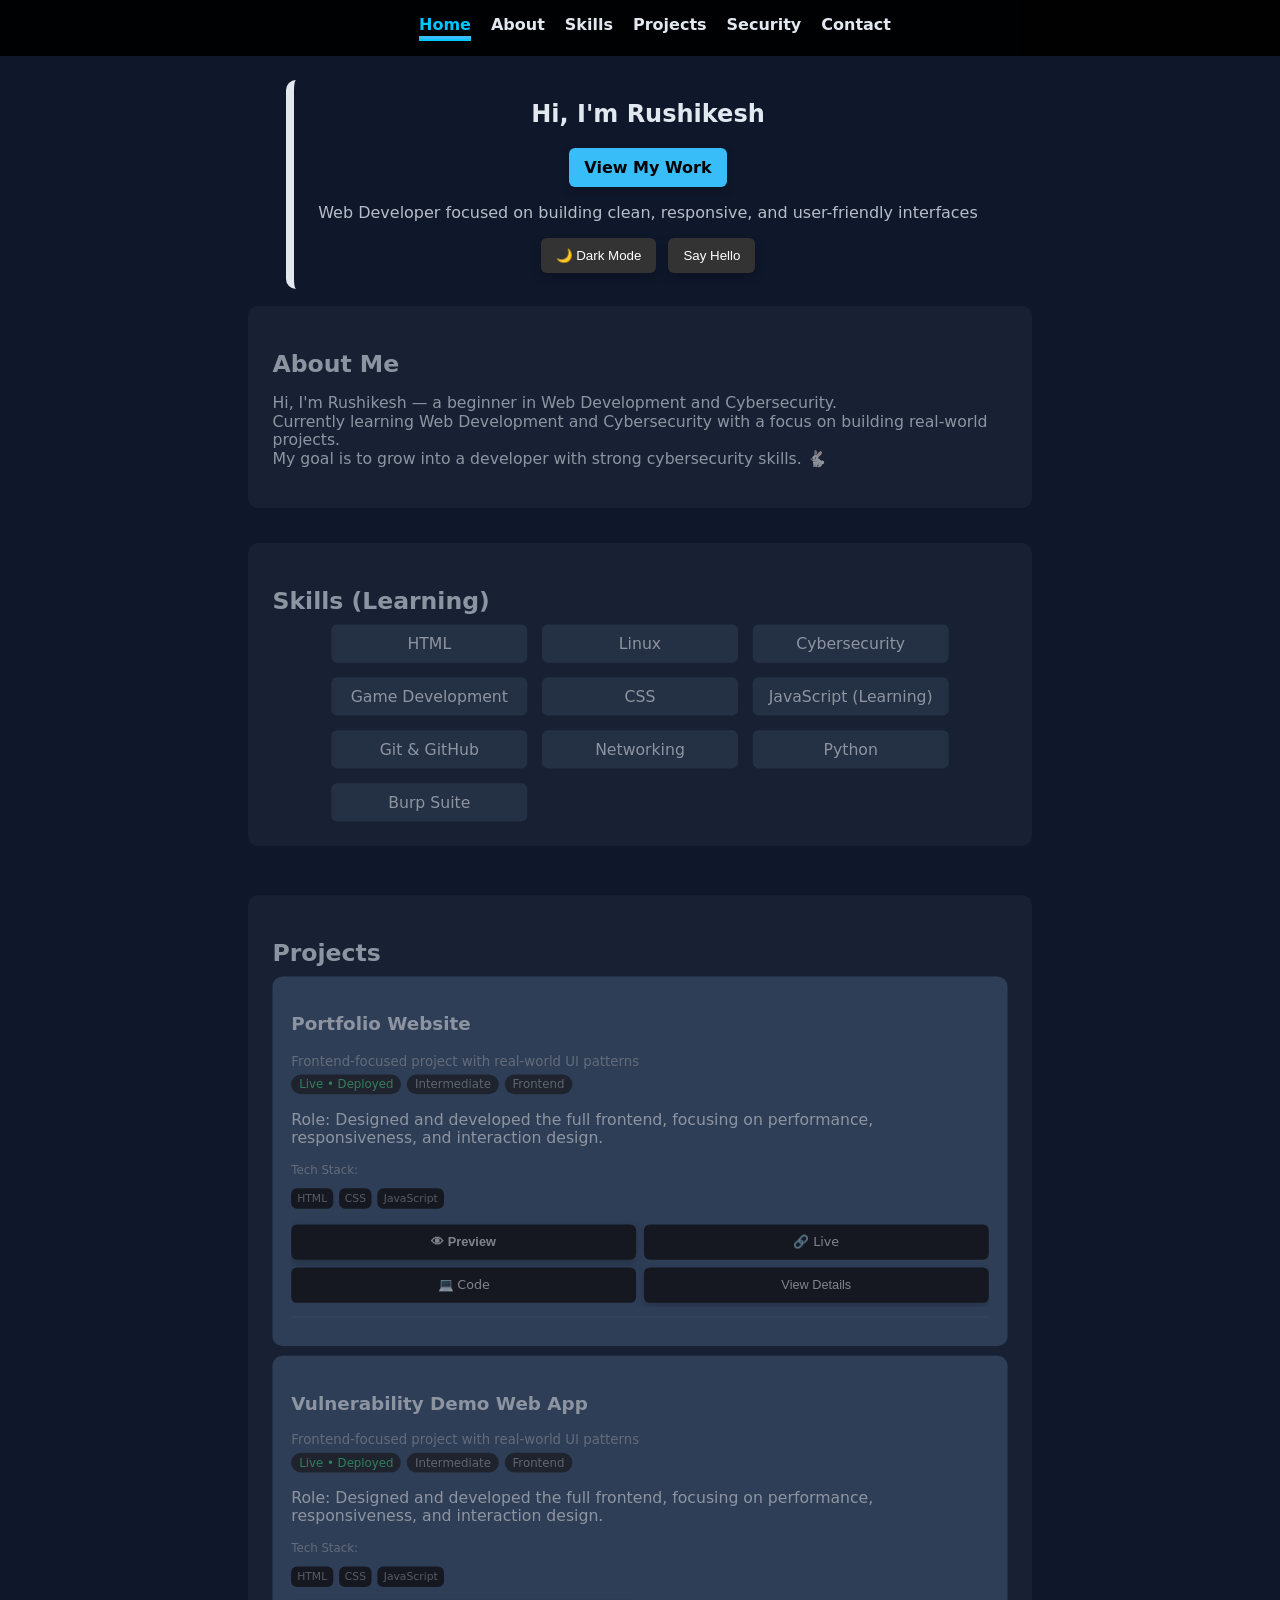
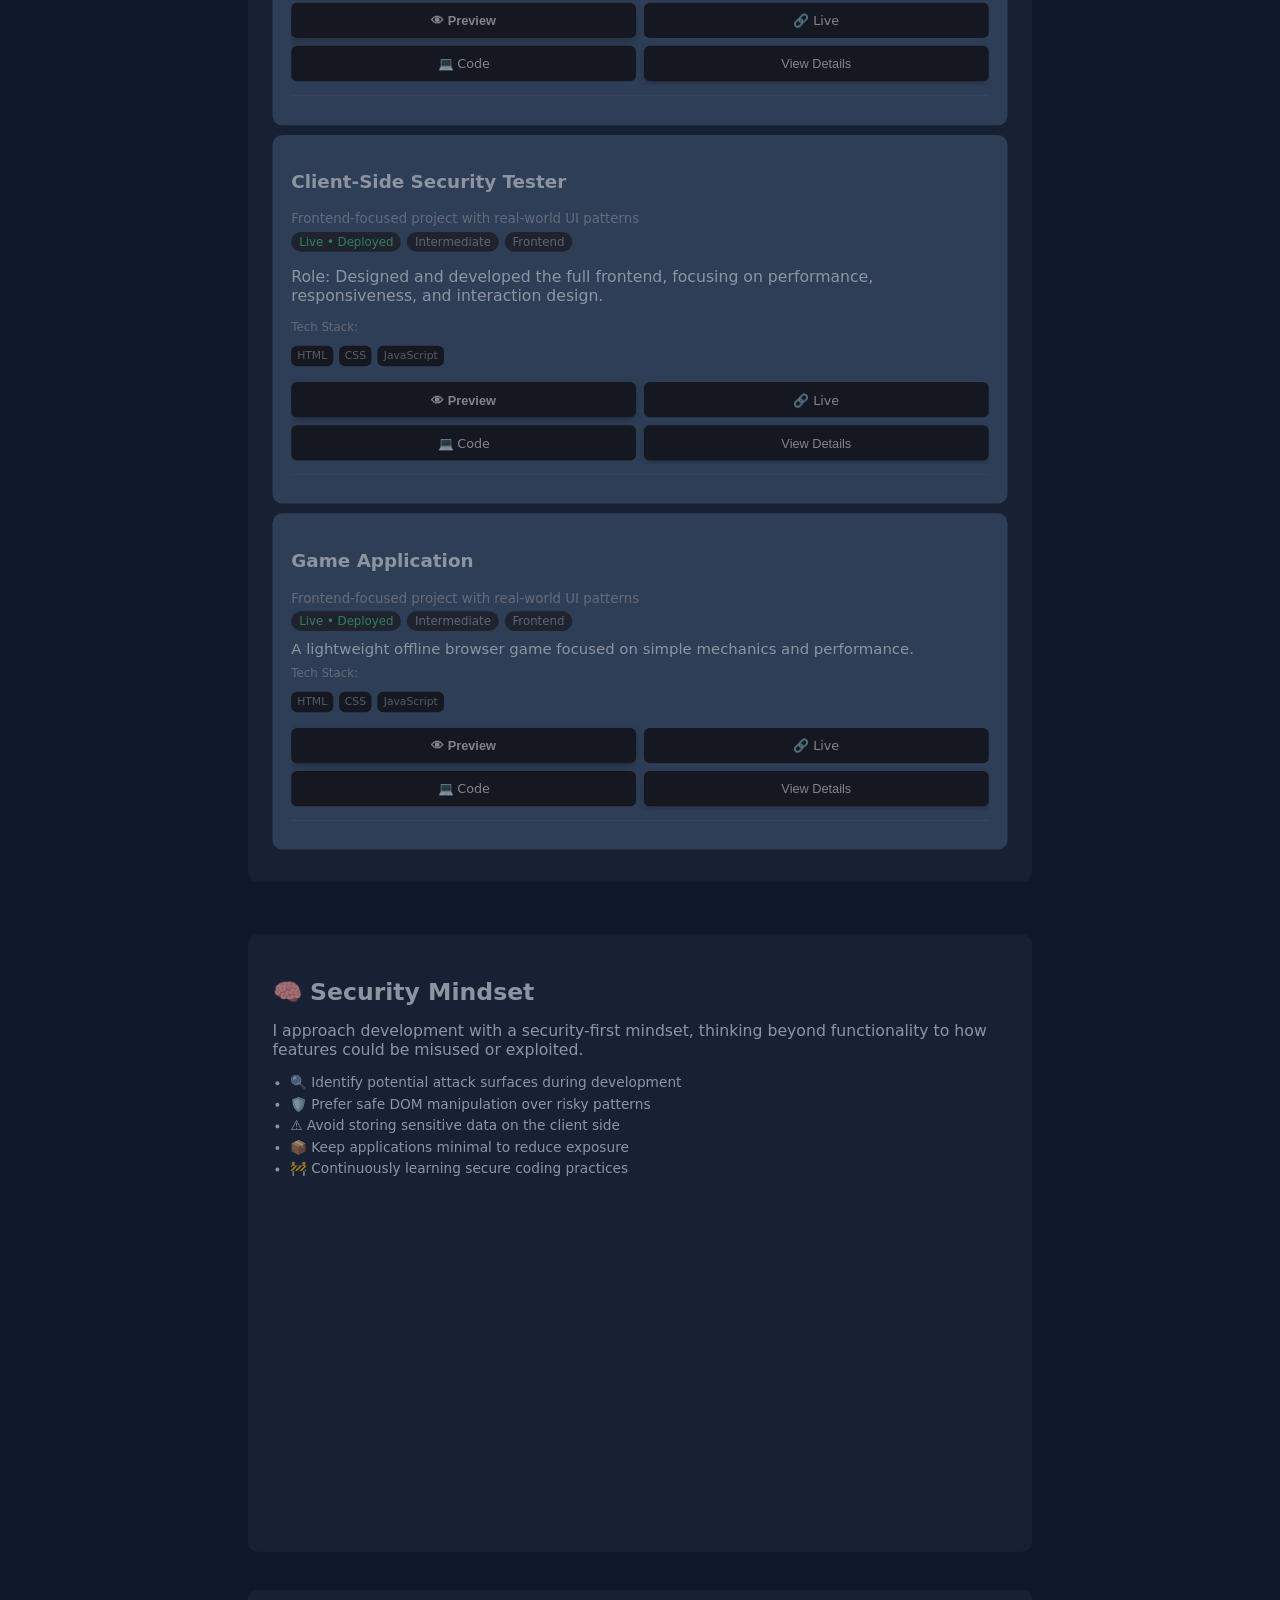
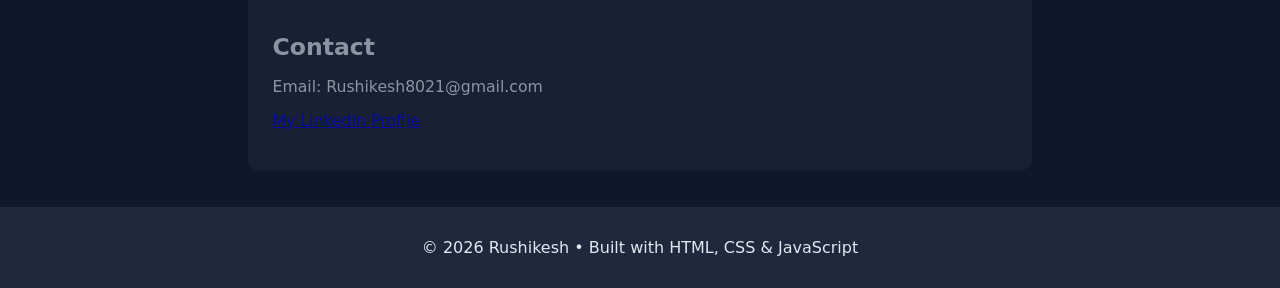
<file: index.html>
<!DOCTYPE html>
<html lang="en">
<head>
    <meta charset="UTF-8">
    <link rel="stylesheet" href="css/style.css">
    <meta name="viewport" content="width=device-width, initial-scale=1.0">
    <title>Rushikesh Portfolio</title>
</head>

<body>

    <div class="progress-bar"></div>

    <nav id="navbar">
        <a href="#hero">Home</a>
        <a href="#about">About</a>
        <a href="#skills">Skills</a>
        <a href="#projects">Projects</a>
        <a href="#security">Security</a>
        <a href="#contact">Contact</a>
    </nav>

    <main>

        <!-- Hero -->
        <section id="hero">
            <h1>Hi, I'm Rushikesh</h1>

            <a href="#projects" class="cta-btn">
                View My Work
            </a>

            <p class="hero-tagline">
                Web Developer focused on building clean, responsive, and user-friendly interfaces
            </p>

            <div class="hero-actions">
                <button id="darkModeToggle">🌙 Dark Mode</button>
                <button id="helloBtn">Say Hello</button>
            </div>

            <p id="message"></p>
        </section>

        <!-- About -->
        <section id="about" class="section reveal">
            <div class="section-content">
                <h2>About Me</h2>
                <p>
                    Hi, I'm Rushikesh — a beginner in Web Development and Cybersecurity.<br>
                    Currently learning Web Development and Cybersecurity with a focus on building real-world projects.<br>
                    My goal is to grow into a developer with strong cybersecurity skills. 🐇
                </p>
            </div>
        </section>

        <!-- Skills -->
        <section id="skills" class="section reveal">
            <div class="section-content">
                <h2>Skills (Learning)</h2>

                <div class="skills-container">
                    <div>HTML</div>
                    <div>Linux</div>
                    <div>Cybersecurity</div>
                    <div>Game Development</div>
                    <div>CSS</div>
                    <div>JavaScript (Learning)</div>
                    <div>Git & GitHub</div>
                    <div>Networking</div>
                    <div>Python</div>
                    <div>Burp Suite</div>
                </div>
            </div>
        </section>

        <!-- Projects -->
        <section id="projects" class="section reveal">
            <div class="section-content">
                <h2>Projects</h2>
                
                <div class="project-card">

                    <!-- 1. Title -->
                    <h3>Portfolio Website</h3>
                    <p class="project-subtitle">
                        Frontend-focused project with real-world UI patterns
                    </p>

                    <!-- 2. Meta (quick signals) -->
                    <div class="project-meta">
                        <span class="status live">Live • Deployed</span>
                        <span class="complexity">Intermediate</span>
                        <span class="type">Frontend</span>
                    </div>

                    <!-- Description -->
                    <p class="project-role">
                        Role: Designed and developed the full frontend, focusing on performance, responsiveness, and interaction design.
                    </p>

                    <!-- 3. Tech stack -->
                    <p class="tech-label">Tech Stack:</p>
                    <div class="project-tech">
                        <span>HTML</span>
                        <span>CSS</span>
                        <span>JavaScript</span>
                    </div>

                    <!-- 4. Actions (interaction) -->
                    <div class="project-actions">
                        <button class="btn preview-btn" aria-label="Preview project" data-url="https://ronkiller18.github.io/portfolio/">
                        👁 Preview
                        </button>
                        <a href="https://ronkiller18.github.io/portfolio/" target="_blank" rel="noopener noreferrer" class="btn">
                        🔗 Live
                        </a>
                        <a href="https://github.com/Ronkiller18/portfolio" target="_blank" rel="noopener noreferrer" class="btn">
                        💻 Code
                        </a>
                        <button class="btn details-btn">View Details</button>
                    </div>

                    <!-- 5. Expandable details -->
                    <div class="project-details">

                        <!-- Features (proof of skill) -->
                        <ul class="project-features">
                            <li>IntersectionObserver-based animations</li>
                            <li>Responsive layout with Flexbox</li>
                            <li>Dynamic modal preview system</li>
                        </ul>

                        <ul class="project-details-list">
                            <li>Built responsive layout using CSS Grid and Flexbox</li>
                            <li>Implemented dark mode toggle using classList</li>
                            <li>Added scroll reveal animations using IntersectionObserver</li>
                            <li>Optimized layout for mobile devices</li>
                            <li><strong>Problem:</strong> Needed a clean way to present projects professionally</li>
                            <li><strong>Solution:</strong> Built a modular, responsive UI with reusable components</li>
                        </ul>

                        <!-- Security -->
                        <div class="project-security">
                            <p class="tech-label">🔐 Security Notes</p>
                            <ul>
                                <li>Static content reduces attack surface</li>
                                <li>No user input stored or processed</li>
                                <li>External links handled safely</li>
                                <li>Future scope: apply Content Security Policy (CSP)</li>
                            </ul>
                        </div>

                        <!-- Note (thinking signal) -->
                        <p class="project-note">
                            Focused on performance and clean DOM structure
                        </p>                        

                    </div>

                </div>

                <div class="project-card">

                    <!-- 1. Title -->
                    <h3>Vulnerability Demo Web App</h3>
                    <p class="project-subtitle">
                        Frontend-focused project with real-world UI patterns
                    </p>

                    <!-- 2. Meta (quick signals) -->
                    <div class="project-meta">
                        <span class="status live">Live • Deployed</span>
                        <span class="complexity">Intermediate</span>
                        <span class="type">Frontend</span>
                    </div>

                    <!-- Description -->
                    <p class="project-role">
                        Role: Designed and developed the full frontend, focusing on performance, responsiveness, and interaction design.
                    </p>

                    <!-- 3. Tech stack -->
                    <p class="tech-label">Tech Stack:</p>
                    <div class="project-tech">
                        <span>HTML</span>
                        <span>CSS</span>
                        <span>JavaScript</span>
                    </div>

                    <!-- 4. Actions (interaction) -->
                    <div class="project-actions">
                        <button class="btn preview-btn" aria-label="Preview project" data-url="https://ronkiller18.github.io/portfolio/projects/vuln-demo-app/">
                        👁 Preview
                        </button>
                        <a href="https://ronkiller18.github.io/portfolio/projects/vuln-demo-app/" target="_blank" rel="noopener noreferrer" class="btn">
                        🔗 Live
                        </a>
                        <a href="https://github.com/Ronkiller18/portfolio/tree/main/projects/vuln-demo-app" target="_blank" rel="noopener noreferrer" class="btn">
                        💻 Code
                        </a>
                        <button class="btn details-btn">View Details</button>
                    </div>

                    <!-- 5. Expandable details -->
                    <div class="project-details">

                        <!-- Features (proof of skill) -->
                        <ul class="project-features">
                            <li>Demonstrates DOM-based XSS vulnerability</li>
                            <li>Includes secure fix using safe DOM handling</li>
                            <li>Side-by-side comparison view</li>
                            <li>Predefined attack payload testing</li>
                            <li>Phishing detection mini feature</li>
                        </ul>

                        <ul class="project-details-list">
                            <li>Built responsive layout using CSS Grid and Flexbox</li>
                            <li>Implemented dark mode toggle using classList</li>
                            <li>Added scroll reveal animations using IntersectionObserver</li>
                            <li>Optimized layout for mobile devices</li>
                            <li><strong>Problem:</strong> Needed a clean way to present projects professionally</li>
                            <li><strong>Solution:</strong> Built a modular, responsive UI with reusable components</li>
                        </ul>

                        <!-- Security -->
                        <div class="project-security">
                            <p class="tech-label">🔐 Security Notes</p>
                            <ul>
                                <li>Static content reduces attack surface</li>
                                <li>No user input stored or processed</li>
                                <li>External links handled safely</li>
                                <li>Future scope: apply Content Security Policy (CSP)</li>
                            </ul>
                        </div>

                        <!-- Note (thinking signal) -->
                        <p class="project-note">
                            Focused on performance and clean DOM structure
                        </p>                        

                    </div>

                </div>

                <div class="project-card">

                    <!-- 1. Title -->
                    <h3>Client-Side Security Tester</h3>
                    <p class="project-subtitle">
                        Frontend-focused project with real-world UI patterns
                    </p>

                    <!-- 2. Meta (quick signals) -->
                    <div class="project-meta">
                        <span class="status live">Live • Deployed</span>
                        <span class="complexity">Intermediate</span>
                        <span class="type">Frontend</span>
                    </div>

                    <!-- Description -->
                    <p class="project-role">
                        Role: Designed and developed the full frontend, focusing on performance, responsiveness, and interaction design.
                    </p>

                    <!-- 3. Tech stack -->
                    <p class="tech-label">Tech Stack:</p>
                    <div class="project-tech">
                        <span>HTML</span>
                        <span>CSS</span>
                        <span>JavaScript</span>
                    </div>

                    <!-- 4. Actions (interaction) -->
                    <div class="project-actions">
                        <button class="btn preview-btn" aria-label="Preview project" data-url="https://ronkiller18.github.io/portfolio/projects/security-tester/"">
                        👁 Preview
                        </button>
                        <a href="https://ronkiller18.github.io/portfolio/projects/security-tester/"" target="_blank" rel="noopener noreferrer" class="btn">
                        🔗 Live
                        </a>
                        <a href="https://github.com/Ronkiller18/portfolio/tree/main/projects/security-tester" target="_blank" rel="noopener noreferrer" class="btn">
                        💻 Code
                        </a>
                        <button class="btn details-btn">View Details</button>
                    </div>

                    <!-- 5. Expandable details -->
                    <div class="project-details">

                        <!-- Features (proof of skill) -->
                        <ul class="project-features">
                            <h2>How Detection Works</h2>

                            <p><strong>XSS:</strong> Detects script tags, event handlers, and JavaScript URIs.</p>
                            <p><strong>Phishing:</strong> Identifies suspicious keywords and domain patterns.</p>
                            <p><strong>DOM Risk:</strong> Flags unsafe JavaScript functions like innerHTML and eval.</p>
                        </ul>

                        <ul class="project-details-list">
                            <li>Built responsive layout using CSS Grid and Flexbox</li>
                            <li>Implemented dark mode toggle using classList</li>
                            <li>Added scroll reveal animations using IntersectionObserver</li>
                            <li>Optimized layout for mobile devices</li>
                            <li><strong>Problem:</strong> Needed a clean way to present projects professionally</li>
                            <li><strong>Solution:</strong> Built a modular, responsive UI with reusable components</li>
                        </ul>

                        <!-- Security -->
                        <div class="project-security">
                            <p class="tech-label">🔐 Security Notes</p>
                            <ul>
                                <li>Static content reduces attack surface</li>
                                <li>No user input stored or processed</li>
                                <li>External links handled safely</li>
                                <li>Future scope: apply Content Security Policy (CSP)</li>
                            </ul>
                        </div>

                        <!-- Note (thinking signal) -->
                        <p class="project-note">
                            Focused on performance and clean DOM structure
                        </p>                        

                    </div>

                </div>
                
                <div class="project-card">

                    <!-- 1. Title -->
                    <h3>Game Application</h3>
                    <p class="project-subtitle">
                        Frontend-focused project with real-world UI patterns
                    </p>

                    <!-- 2. Meta (quick signals) -->
                    <div class="project-meta">
                        <span class="status live">Live • Deployed</span>
                        <span class="complexity">Intermediate</span>
                        <span class="type">Frontend</span>
                    </div>

                    <!-- Description -->
                    <p class="project-desc">
                        A lightweight offline browser game focused on simple mechanics and performance.
                    </p>

                    <!-- 3. Tech stack -->
                    <p class="tech-label">Tech Stack:</p> 
                    <div class="project-tech">
                        <span>HTML</span>
                        <span>CSS</span>
                        <span>JavaScript</span>
                    </div>

                    <!-- 4. Actions (interaction) -->
                    <div class="project-actions">
                        <button class="btn preview-btn" aria-label="Preview project" data-url="https://ronkiller18.github.io/portfolio/">
                        👁 Preview
                        </button>
                        <a href="https://ronkiller18.github.io/portfolio/" target="_blank" rel="noopener noreferrer" class="btn">
                        🔗 Live
                        </a>
                        <a href="https://github.com/Ronkiller18/portfolio" target="_blank" rel="noopener noreferrer" class="btn">
                        💻 Code
                        </a>
                        <button class="btn details-btn">View Details</button>
                    </div>

                    <!-- 5. Expandable details -->
                    <div class="project-details">

                        <!-- Features (proof of skill) -->
                        <ul class="project-features">
                            <li>IntersectionObserver-based animations</li>
                            <li>Responsive layout with Flexbox</li>
                            <li>Dynamic modal preview system</li>
                        </ul>

                        <ul class="project-details-list">
                            <li>Designing basic game mechanics using JavaScript</li>
                            <li>Handling user input and game state</li>
                            <li>Optimizing for smooth performance on low-end devices</li>
                        </ul>

                        <!-- Security Notes -->
                        <div class="project-security">
                            <p class="tech-label">🔐 Security Notes</p>
                            <ul>
                                <li>Runs fully client-side with no sensitive data exposure</li>
                                <li>No authentication system → eliminates account-based risks</li>
                                <li>Controlled input handling (no arbitrary code execution)</li>
                                <li>Future scope: secure score storage and validation</li>
                            </ul>
                        </div>

                        <!-- Note (thinking signal) -->
                        <p class="project-note">
                            Currently under development🐇
                        </p>
                    </div>
                </div>
            </div>
        </section>

        <!-- Security -->
        <section id="security" class="section reveal">
            <h2>🧠 Security Mindset</h2>

            <p>
                I approach development with a security-first mindset, thinking beyond functionality 
                to how features could be misused or exploited.
            </p>

            <ul class="security-points">
                <li>🔍 Identify potential attack surfaces during development</li>
                <li>🛡️ Prefer safe DOM manipulation over risky patterns</li>
                <li>⚠️ Avoid storing sensitive data on the client side</li>
                <li>📦 Keep applications minimal to reduce exposure</li>
                <li>🚧 Continuously learning secure coding practices</li>
            </ul>
        </section>

        <!-- Contact -->
        <section id="contact" class="section reveal">
            <div class="section-content">
                <h2>Contact</h2>
                <p>Email: Rushikesh8021@gmail.com</p>
                <p>
                    <a href="https://www.linkedin.com/in/iamrushikeshpatil/" target="_blank" rel="noopener noreferrer">
                        My LinkedIn Profile
                    </a>
                </p>
            </div>
        </section>

    </main>

    <footer>
        <p>© 2026 Rushikesh • Built with HTML, CSS & JavaScript</p>
    </footer>

    <div id="previewModal" class="preview-modal" role="dialog" aria-modal="true" aria-hidden="true">
        <div class="preview-overlay"></div>

        <div class="preview-content">
            <button class="preview-close" aria-label="Close preview">&times;</button>

            <p class="preview-hint">Press ESC to close</p>

            <div class="preview-loader" id="previewLoader">
                <div class="spinner"></div>
                <p>Loading preview…</p>
                <small>If it takes too long, the site may block embedding</small>
            </div>

            <div class="preview-fallback hidden" id="previewFallback">
                <p>Preview not available</p>
                <a id="openLiveLink" target="_blank">Open Live Site ↗</a>
            </div>

            <iframe id="previewFrame" src="" loading="lazy"></iframe>
        </div>
    </div>

    <script src="js/script.js"></script>
</body>
</html>
</file>
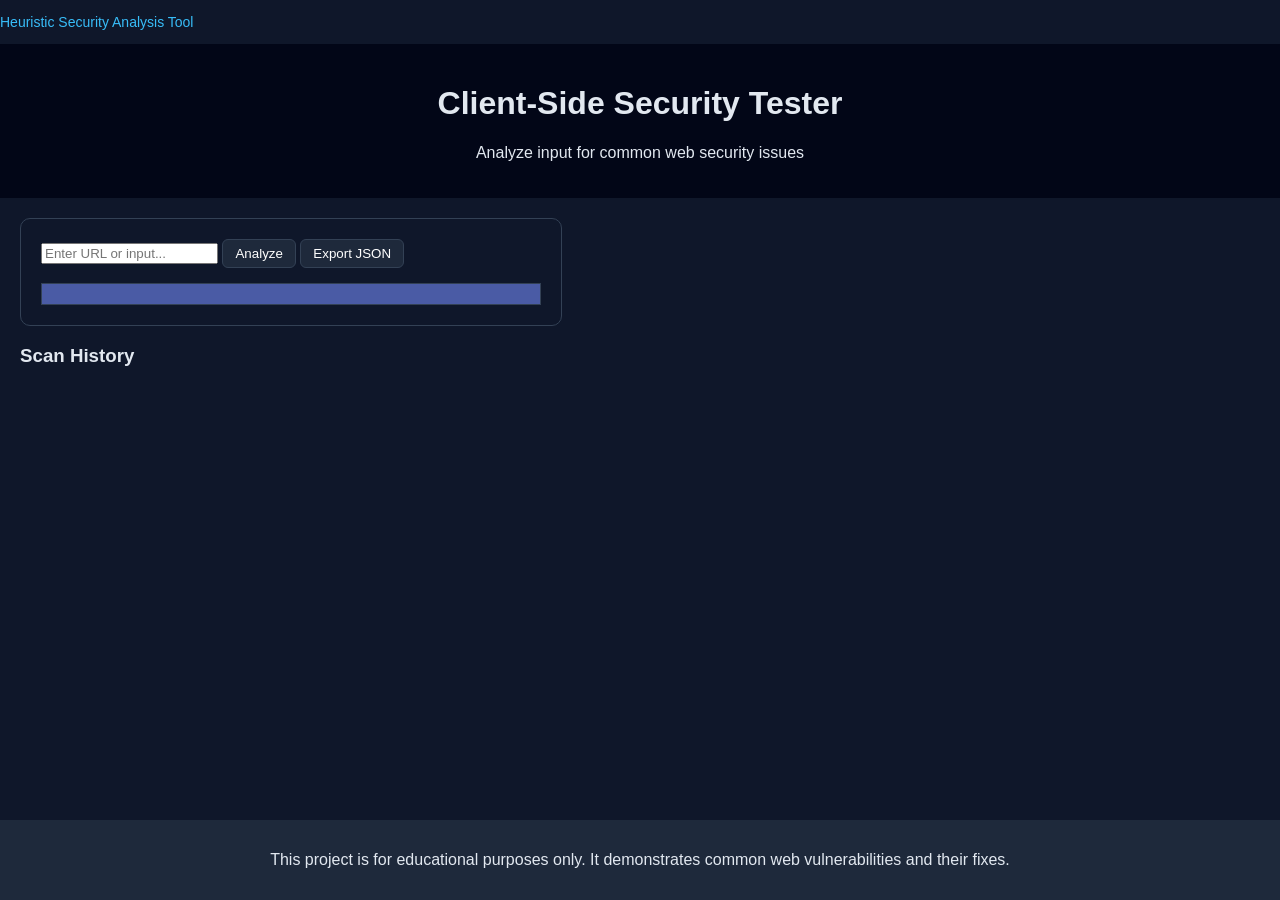
<file: projects/security-tester/index.html>
<!DOCTYPE html>
<html lang="en">
    <head>
        <meta charset="UTF-8">
        <title>Client-Side Security Tester</title>
        <p class="tag">Heuristic Security Analysis Tool</p>
        <link rel="stylesheet" href="style.css">
    </head>
    <body>

        <header>
            <h1>Client-Side Security Tester</h1>
            <p>Analyze input for common web security issues</p>
        </header>

        <main>
            <section class="analyzer">
                <input type="text" id="inputData" placeholder="Enter URL or input...">
                <button onclick="analyze()">Analyze</button>

                <button onclick="exportResults()">Export JSON</button>

                <div id="results"></div>
            </section>

            <h3>Scan History</h3>
            <ul id="history"></ul>

        </main>

        <footer>
            <p>
                This project is for educational purposes only. It demonstrates common web vulnerabilities and their fixes.
            </p>
        </footer>

        <script src="script.js"></script>
    </body>
</html>
</file>
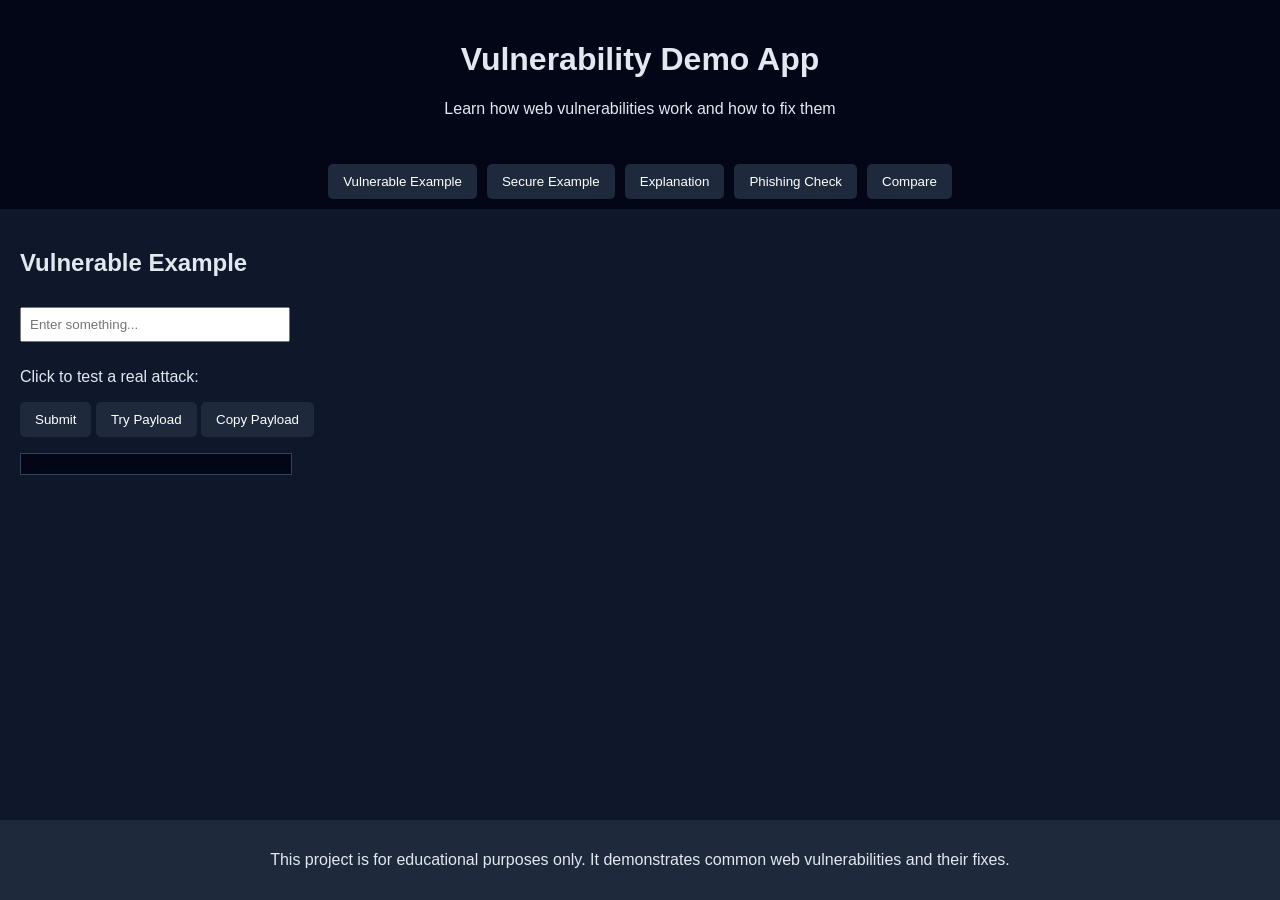
<file: projects/vuln-demo-app/index.html>
<!DOCTYPE html>
<html lang="en">
<head>
    <meta charset="UTF-8">
    <title>Vulnerability Demo App</title>
    <link rel="stylesheet" href="style.css">
</head>
<body>

    <header>
        <h1>Vulnerability Demo App</h1>
        <p>Learn how web vulnerabilities work and how to fix them</p>
    </header>

    <nav>
        <button data-tab="vuln">Vulnerable Example</button>
        <button data-tab="secure">Secure Example</button>
        <button data-tab="explain">Explanation</button>
        <button data-tab="phishing">Phishing Check</button>
        <button data-tab="compare">Compare</button>
    </nav>

    <main>
        <section id="vuln" class="tab active">
            <h2>Vulnerable Example</h2>
            <input type="text" id="userInput" placeholder="Enter something...">
            
            <p>Click to test a real attack:</p>
            <button onclick="displayInput()">Submit</button>
            <button onclick="tryPayload()">Try Payload</button>

            <button onclick="copyPayload()">Copy Payload</button>
            <p id="copyStatus"></p>

            <div id="output"></div>
        </section>

        <section id="secure" class="tab">
            <h2>Secure Example (Fixed)</h2>

            <input type="text" id="safeInput" placeholder="Enter something...">
            <button onclick="displaySafeInput()">Submit</button>

            <div id="safeOutput"></div>
        </section>

        <section id="explain" class="tab">
            <h2>Explanation</h2>

            <h3>What is XSS?</h3>
            <p>
                Cross-Site Scripting (XSS) is a vulnerability where attackers inject malicious
                JavaScript into a web page, which then executes in the victim’s browser.
            </p>

            <h3>How the Vulnerability Works</h3>
            <p>
                In the vulnerable example, user input is directly inserted into the page using
                <code>innerHTML</code>. This allows the browser to interpret the input as HTML and execute scripts.
            </p>

            <h3>Attack Example</h3>
            <pre>&lt;img src=x onerror=alert('XSS')&gt;</pre>
            <p>
                This payload executes JavaScript when the image fails to load, demonstrating an XSS attack.
            </p>

            <h3>How It Was Fixed</h3>
            <p>
                The secure version uses <code>textContent</code> instead of <code>innerHTML</code>.
                This ensures that user input is treated as plain text, not executable code.
            </p>

            <h3>Key Takeaway</h3>
            <p>
                Never trust user input. Always encode or sanitize data before rendering it in the browser.
            </p>
        </section>

        <section id="phishing" class="tab">
            <h2>Phishing Detection</h2>

            <p>Identify whether the following URL is safe or phishing:</p>

            <div id="question"></div>

            <button onclick="checkAnswer(true)">Safe</button>
            <button onclick="checkAnswer(false)">Phishing</button>

            <p id="result"></p>
        </section>

        <section id="compare" class="tab">
            <h2>Side-by-Side Comparison</h2>

            <input type="text" id="compareInput" placeholder="Enter test input...">
            <button onclick="runComparison()">Test Both</button>

            <div class="compare-container">
                
                <div class="box">
                    <h3>Vulnerable</h3>
                    <div id="compareVuln"></div>
                </div>

                <div class="box">
                    <h3>Secure</h3>
                    <div id="compareSafe"></div>
                </div>

            </div>
        </section>
    </main>

    <footer>
        <p>
            This project is for educational purposes only. It demonstrates common web vulnerabilities and their fixes.
        </p>
    </footer>

    <script src="script.js"></script>

</body>
</html>
</file>
<file: css/style.css>
/* =========================
   1. Reset & Base
========================= */
:root {
  --nav-height: 110px;
}

html {
    scroll-padding-top: var(--nav-height);
    scroll-behavior: smooth;
    overflow-x: hidden;
}

#pageLoader {
  position: fixed;
  inset: 0;
  background: #111;
  z-index: 9999;

  display: flex;
  align-items: center;
  justify-content: center;

  transition: opacity 0.3s ease;
}

#pageLoader.hidden {
  opacity: 0;
  pointer-events: none;
}

body.loaded #pageLoader {
  opacity: 0;
  pointer-events: none;
}

body {
    margin: 0;
    padding-top: 80px;
    font-family: system-ui, -apple-system, sans-serif;
    background-color: #0f172a;
    color: #e2e8f0;
    overflow-x: hidden;
}

h1, h2 {
    margin-bottom: 10px;
}


/* =========================
   2. Layout
========================= */
main {
    display: flex;
    flex-direction: column;
    align-items: center;
    animation: fadeIn 0.6s ease;
}

/*Scroll Progress-bar*/
.progress-bar {
    position: fixed;
    top: 0;
    left: 0;

    height: 3px;
    width: 0%;

    background: linear-gradient(to right, #00c6ff, #0072ff);

    z-index: 9999;

    transition: width 0.1s linear;
}

.section {
    width: 80%;
    max-width: 800px;
    margin: 15px;
    padding: 25px;
    border-radius: 10px;
    background: #1e293b;
    transition: transform 0.3s ease;
}

.section-content {
    transition: transform 0.3s ease;
}

.section-content:hover {
    transform: translateY(-3px);
}

/* =====================
   SECTION FOCUS SYSTEM
===================== */
section {
    box-sizing: border-box;
    padding-left: 1.5rem;
    padding-right: 1rem;
    transition: opacity 0.25s ease-out, transform 0.25s ease-out;
}

/* inactive sections */
section:not(.active-section) {
  opacity: 0.6;
  transform: scale(0.98);
}

/* active section */
section.active-section {
  opacity: 1;
  transform: scale(1);
  border-left: 8px solid;
}

/* =========================
   3. Navigation
========================= */
nav {
    position: fixed;
    top: 0;
    left: 0;
    z-index: 1000;

    width: 100%;
    padding: 15px;

    display: flex;
    justify-content: center;
    gap: 20px;

    background: rgba(0, 0, 0, 0.95);
}

nav {
  transition: background-color 0.3s ease, box-shadow 0.3s ease;
}

nav.nav-scrolled {
  background-color: rgba(0, 0, 0, 0.85);
  box-shadow: 0 4px 10px rgba(0, 0, 0, 0.3);
}

nav a {
    position: relative;
    padding-bottom: 5px;

    color: #e2e8f0;
    text-decoration: none;
    font-weight: bold;
    transition: transform 0.15s ease, opacity 0.15s ease;
}

nav a.active {
  color: #00c6ff;
  border-bottom: 2px solid #00c6ff;
}

nav a:hover {
    color: #38bdf8;
}

nav a::before {
    content: "";
    position: absolute;
    bottom: 0;
    left: 0;

    width: 0%;
    height: 3px;

    background: #38bdf8;
    transition: width 0.3s ease;
}

nav a:hover::before,
nav a.active::before {
    width: 100%;
}

/* =========================
   4. Buttons & Links
========================= */

button:focus,
a:focus {
  outline: none;
}

button:focus-visible,
a:focus-visible {
  box-shadow: 0 0 0 2px #38bdf8;
}

button,
.details-btn,
#darkModeToggle,
#helloBtn {
  padding: 10px 15px;

  border: none;
  border-radius: 6px;

  background-color: #333;
  color: white;

  cursor: pointer;

  transition: transform 0.1s ease, box-shadow 0.1s ease;

  box-shadow: 0 4px 10px rgba(0, 0, 0, 0.2);
}

button:hover {
  transform: translateY(-2px);
}

#darkModeToggle:hover,
#helloBtn:hover {
  transform: translateY(-2px);
  box-shadow: 0 6px 14px rgba(0, 0, 0, 0.25);
}

.details-btn:hover {
  color: #38bdf8;
}

.project-actions .btn:hover,
.project-actions a:hover {
  color: #38bdf8;
}

button:active,
.details-btn:active,
#darkModeToggle:active,
#helloBtn:active {
  transform: translateY(1px) scale(0.97);
  box-shadow: 0 2px 6px rgba(0, 0, 0, 0.2);
}

.cta-btn {
  display: inline-block;
  margin-top: 10px;
  padding: 10px 15px;

  background: #38bdf8;
  color: black;
  text-decoration: none;
  border-radius: 6px;
  font-weight: bold;

  transition: transform 0.1s ease, box-shadow 0.1s ease;

  box-shadow: 0 4px 10px rgba(0, 0, 0, 0.2);
}

.cta-btn:hover {
  transform: translateY(-2px);
  box-shadow: 0 6px 14px rgba(0, 0, 0, 0.25);
}

.cta-btn:active {
  transform: translateY(1px) scale(0.97);
  box-shadow: 0 2px 6px rgba(0, 0, 0, 0.2);
}

/* =========================
   Button System (Unified)
========================= */

.btn {
  display: inline-flex;
  align-items: center;
  justify-content: center;

  height: 36px;              /* fixed height = consistency */
  width: 100%; 
  min-width: 0;
  padding: 0 12px;           /* horizontal padding only */

  font-size: 13px;
  line-height: 1;

  border-radius: 6px;
  background: #1a1a1a;
  color: #ccc;

  border: none;
  text-decoration: none;
  cursor: pointer;

  box-sizing: border-box;
  vertical-align: middle;    /* fixes inline alignment issues */

  transition: 
    background 0.2s ease,
    transform 0.08s ease,
    box-shadow 0.08s ease;
}

/* Hover */
.btn:hover {
  background: #1f2937;
  box-shadow: 0 4px 10px rgba(0,0,0,0.25);
}

/* Active */
.btn:active {
  transform: translateY(1px);
  box-shadow: 0 2px 6px rgba(0,0,0,0.2);
}

/* =========================
   5. Hero
========================= */
/* Ensure hero is strong on load */
#hero {
    text-align: center;
    opacity: 1;
    transform: scale(1);
    border-radius: 10px;
}

.hero-tagline {
    opacity: 0.8;
    font-size: 1rem;
}

.hero-actions {
  display: flex;
  gap: 12px;        /* spacing between buttons */
  justify-content: center;  /* optional (center align) */
  margin-top: 10px; /* space from above content */
}

/* =========================
   6. Animations
========================= */
@keyframes fadeIn {
    from { opacity: 0; }
    to   { opacity: 1; }
}

.reveal {
    opacity: 0;
    transform: translateY(40px);
    transition: opacity 0.7s ease, transform 0.7s ease;
}

.reveal.active {
    opacity: 1;
    transform: translateY(0);
}

.clicked {
  transform: translateY(1px) scale(0.97);
}

/* No_ scroll*/
.no-scroll {
  overflow: hidden;
  touch-action: none;
}

/* =========================
   7. Skills
========================= */
.skills-container {
    display: grid;
    grid-template-columns: repeat(auto-fit, minmax(150px, 200px));
    justify-content: center;
    gap: 15px;
    margin-top: 10px;
    width: 100%;
}

.skills-container div {
    text-align: center;
    padding: 10px 15px;

    background: #334155;
    border-radius: 6px;
    transition: transform 0.2s ease, background 0.2s ease;
}

.skills-container div:hover {
    background: #38bdf8;
    color: black;
    transform: scale(1.05);
}


/* =========================
   8. Projects
========================= */
#projects {
    display: flex;
    flex-direction: column;
    gap: 15px;
}

.project-subtitle {
  font-size: 0.85rem;
  color: #9ca3af;
  margin-bottom: 6px;
}

.project-card {
    margin-top: 10px;
    margin-bottom: 8px;
    padding: 1.2rem;

    background: #435875;
    border-radius: 10px;

    transition: transform 0.2s ease, box-shadow 0.2s ease;

    cursor: default;
}

.project-card:hover {
  transform: translateY(-6px) scale(1.01);
  box-shadow: 0 12px 24px rgba(0,0,0,0.25);
  cursor: pointer;
}

.project-card:active {
    transform: scale(0.98);
}

.project-desc {
    margin: 8px 0;
    font-size: 0.95rem;
}

.project-details {
    max-height: 0;
    overflow: hidden;

    transition: max-height 0.3s ease;
    margin-top: 10px;
    font-size: 13px;
    line-height: 1.5;
    border-top: 1px solid rgba(255,255,255,0.08);
    padding-top: 10px;
}

.project-details-list {
  margin: 10px 0;
  padding-left: 18px;
  font-size: 14px;
}

.project-details.show {
  max-height: 2000px;
}

.tech-label {
  font-size: 0.75rem;
  color: #9ca3af;
  margin-top: 8px;
}

.project-tech {
  display: flex;
  flex-wrap: wrap;
  gap: 6px;
  margin-top: 8px;
}

.project-tech span {
  font-size: 11px;
  background: #1a1a1a;
  padding: 4px 6px;
  border-radius: 6px;
  color: #888;
}

.project-note {
    font-size: 0.8rem;
    opacity: 0.6;
}

/* =========================
   Project Actions (NEW)
========================= */

.project-actions {
  display: grid;
  grid-template-columns: repeat(2, 1fr);
  gap: 8px;
  align-items: stretch;
  justify-items: stretch;
  overflow: hidden;
  margin-top: 12px;
  padding: 4px 0;
}

.project-actions a,
.project-actions button {
  font-size: 13px;
  padding: 6px 10px;
  border-radius: 6px;
  background: #1a1a1a;
  color: #ccc;
  border: none;
  cursor: pointer;
  text-decoration: none;
  transition: background 0.2s ease, transform 0.1s ease;
}

.project-actions a:hover,
.project-actions button:hover {
  background: #2a2a2a;
}

.project-actions a:hover {
  color: #38bdf8;
}

.project-actions a:active,
.project-actions button:active {
  transform: scale(0.96);
}

.hidden {
    display: none;
}

/* project meta*/

.project-meta {
  display: flex;
  flex-wrap: wrap;
  gap: 6px;
  margin-bottom: 10px;
  font-size: 12px;
  opacity: 0.8;
}

.project-meta span {
  padding: 3px 8px;
  border-radius: 999px;
  background: #222;
  color: #aaa;
}

.status.live {
  color: #4ade80;
}

.status.wip {
  color: #facc15;
}

.status.completed {
  color: #60a5fa;
}

/* ===================
   PROJECT FEATURE
=====================*/

.project-features {
  margin: 10px 0;
  padding-left: 16px;
  font-size: 13px;
}

.project-features li {
  margin-bottom: 4px;
}

/* =========================
   Preview
========================= */

.preview-modal {
  position: fixed;
  inset: 0;
  z-index: 9999;

  display: flex;
  align-items: center;
  justify-content: center;

  opacity: 0;
  visibility: hidden;
  transition: opacity 0.25s ease;
}

.preview-modal.active {
  opacity: 1;
  visibility: visible;
}

.preview-modal.active .preview-content {
  opacity: 1;
  transform: scale(1);
}

.preview-overlay {
  position: absolute;
  inset: 0;
  background: rgba(0, 0, 0, 0.7);
  backdrop-filter: blur(4px);
    opacity: 0;
  transition: opacity 0.25s ease;
  pointer-events: none;

  z-index: 1;
}

.preview-btn {
  background: #0ea5e9;
  color: white;
  font-weight: 600;              /* 🔥 stronger presence */
  box-shadow: 0 4px 10px rgba(0,0,0,0.25);
  transform: translateY(0);
  cursor: pointer;
}

.project-actions .preview-btn:hover {
  background: #0284c7;
  box-shadow: 0 6px 16px rgba(14,165,233,0.35);
  transform: translateY(-1px);
  color: #fff;
}

.preview-modal.active .preview-overlay {
  opacity: 1;
}

.preview-content {
  position: relative;

  width: 90%;
  max-width: 900px;
  height: 80vh;

  background: #111;
  border-radius: 10px;
  overflow: hidden;

  margin: auto; /* ✅ THIS fixes centering */

  opacity: 0;
  transform: scale(0.95);
  transition: opacity 0.25s ease, transform 0.25s ease;

  z-index: 2;
  will-change: transform, opacity;
}

.preview-content iframe {
  width: 100%;
  height: 100%;
  border: none;
    opacity: 0;
  transition: opacity 0.2s ease;
}

.preview-close {
  position: absolute;
  top: 10px;
  right: 12px;
  font-size: 24px;
  background: none;
  border: none;
  color: white;
  cursor: pointer;
}

.preview-loader {
  position: absolute;
  inset: 0;
  display: flex;
  flex-direction: column;
  align-items: center;
  justify-content: center;
  background: #111;
  z-index: 2;

  transition: opacity 0.2s ease;
}

.preview-hint {
  position: absolute;
  bottom: 10px;
  left: 50%;
  transform: translateX(-50%);
  font-size: 12px;
  opacity: 0.6;
}

.preview-loader.hidden {
  display: none;

  opacity: 0;
  pointer-events: none;
}

.spinner {
  width: 32px;
  height: 32px;
  border: 3px solid #444;
  border-top: 3px solid #fff;
  border-radius: 50%;
  animation: spin 0.8s linear infinite;
}

@keyframes spin {
  to {
    transform: rotate(360deg);
  }
}

.preview-fallback {
  position: absolute;
  inset: 0;
  display: flex;
  flex-direction: column;
  justify-content: center;
  align-items: center;
  background: #111;
  color: white;
}

.preview-fallback a {
  margin-top: 10px;
  padding: 8px 12px;
  background: #38bdf8;
  color: black;
  border-radius: 6px;
  text-decoration: none;
}

.preview-fallback.hidden {
  display: none;
}

.preview-content iframe.loaded {
  opacity: 1;
}

/* Security */
#security {
  min-height: 70vh;
}

.security-points {
  margin-top: 10px;
  padding-left: 18px;
  font-size: 14px;
}

.security-points li {
  margin-bottom: 6px;
}

.project-security {
  margin-top: 10px;
  font-size: 13px;
 /*color: #9ca3af;*/
}

.project-security ul {
  padding-left: 16px;
  margin-top: 4px;
}

/* =========================
   9. Footer
========================= */
footer {
    margin-top: 20px;
    padding: 15px;
    text-align: center;
    background: #1e293b;
}


/* =========================
   10. Dark Mode
========================= */
body.dark {
    background-color: #121212;
    color: #39FF14;
}

body.dark .cta-btn {
    color: #39FF14;
}

body.dark .section {
    background: #1e1e1e;
}

body.dark .cta-btn,
body.dark .skills-container div,
body.dark .project-card {
    background: #2a2a2a;
}

body.dark .cta-btn:hover,
body.dark .skills-container div:hover,
body.dark .project-card:hover {
    color: #ffffff;
}

body.dark footer {
  background-color: black;
}

/* =========================
   15. RESPONSIVE (FULL - RESTORED)
========================= */

@media (max-width: 600px) {

  :root {
    --nav-height: 80px;
  }

  body {
    padding-top: 100px;
  }

  /* NAVBAR (IMPORTANT FOR MOBILE SCROLL) */
  nav {
    flex-wrap: nowrap;
    overflow-x: auto;
    justify-content: flex-start;
    gap: 12px;
    padding: 10px;
    scroll-padding-right: 20px;
  }

  nav a {
    flex: 0 0 auto;
  }

  nav a:last-child {
    margin-right: 20px;
  }

  nav::-webkit-scrollbar {
    display: none;
  }

  /* SECTION SPACING */
  section {
    padding-left: 1rem;
    padding-right: 1rem;
  }

  .section {
    width: 95%;
    margin: 10px 0;
  }

  section.active-section {
    border-left: none;
    border-top: 3px solid white;
  }

  /* HERO STACKING */
  .hero-actions {
    flex-direction: column;
    align-items: center;
  }

  /* SKILLS STACK */
  .skills-container {
    grid-template-columns: 1fr;
  }

  /* PROJECT BUTTONS STACK */
  .project-actions {
    grid-template-columns: 1fr;
  }

  /* PREVIEW FIX */
  .preview-content {
    width: 95%;
    height: 75vh;
  }
}
</file>
<file: projects/security-tester/style.css>
html, body {
    height: 100%;
    margin: 0;
}

body {
    font-family: Arial, sans-serif;
    margin: 0;
    display: flex;
    flex-direction: column;
    background: #0f172a;
    color: #e2e8f0;
}

.tag {
    color: #38bdf8;
    font-size: 14px;
}

header {
    text-align: center;
    padding: 20px;
    background: #020617;
}

main {
    flex: 1;
    padding: 20px;
}

.analyzer {
    background: #0f172a;
    padding: 20px;
    border-radius: 10px;
    border: 1px solid #334155;
    max-width: 500px;
}

button {
    background: #1e293b;
    color: white;
    border: 1px solid #334155;
    padding: 6px 12px;
    border-radius: 6px;
    cursor: pointer;
}

button:hover {
    background: #334155;
}

ul {
    margin-top: 8px;
    padding-left: 20px;
}

li {
    font-family: monospace;
    color: #facc15;
}

#results {
    margin-top: 15px;
    padding: 10px;
    background: #4a5ba5;
    border: 1px solid #334155;
}

.result {
    margin-top: 12px;
    padding: 12px;
    border-left: 5px solid;
    border-radius: 6px;
}

.result.high {
    border-color: #ef4444;
}

.result.medium {
    border-color: #f59e0b;
}

.safe {
    color: lightgreen;
}

#history li {
    font-family: monospace;
    color: #94a3b8;
}

/* =========================
   9. Footer
========================= */
footer {
    margin-top: 20px;
    padding: 15px;
    text-align: center;
    background: #1e293b;
}
</file>
<file: projects/vuln-demo-app/style.css>
html, body {
    height: 100%;
    margin: 0;
}

body {
    font-family: Arial, sans-serif;
    margin: 0;
    display: flex;
    flex-direction: column;
    background: #0f172a;
    color: #e2e8f0;
}

header {
    text-align: center;
    padding: 20px;
    background: #020617;
}

nav {
    display: flex;
    justify-content: center;
    gap: 10px;
    padding: 10px;
    background: #020617;
}

button {
    padding: 10px 15px;
    border: none;
    background: #1e293b;
    color: white;
    cursor: pointer;
}

button:hover {
    background: #334155;
}

main {
    flex: 1;
    padding: 20px;
}

.tab {
    display: none;
}

.tab.active {
    display: block;
}

pre {
    background: #020617;
    padding: 10px;
    overflow-x: auto;
    border-left: 3px solid #38bdf8;
}

code {
    color: #38bdf8;
}

input {
    padding: 8px;
    margin: 10px 0;
    width: 250px;
}

#output, #safeOutput {
    margin-top: 10px;
    padding: 10px;
    background: #020617;
    border: 1px solid #334155;

    max-width: 250px;      /* same as input */
    word-wrap: break-word; /* prevents overflow */
}

button {
    border-radius: 5px;
}

.compare-container {
    display: flex;
    gap: 20px;
    margin-top: 20px;
}

.box {
    flex: 1;
    padding: 10px;
    background: #020617;
    border: 1px solid #334155;
}

/* =========================
   9. Footer
========================= */
footer {
    margin-top: 20px;
    padding: 15px;
    text-align: center;
    background: #1e293b;
}
</file>
